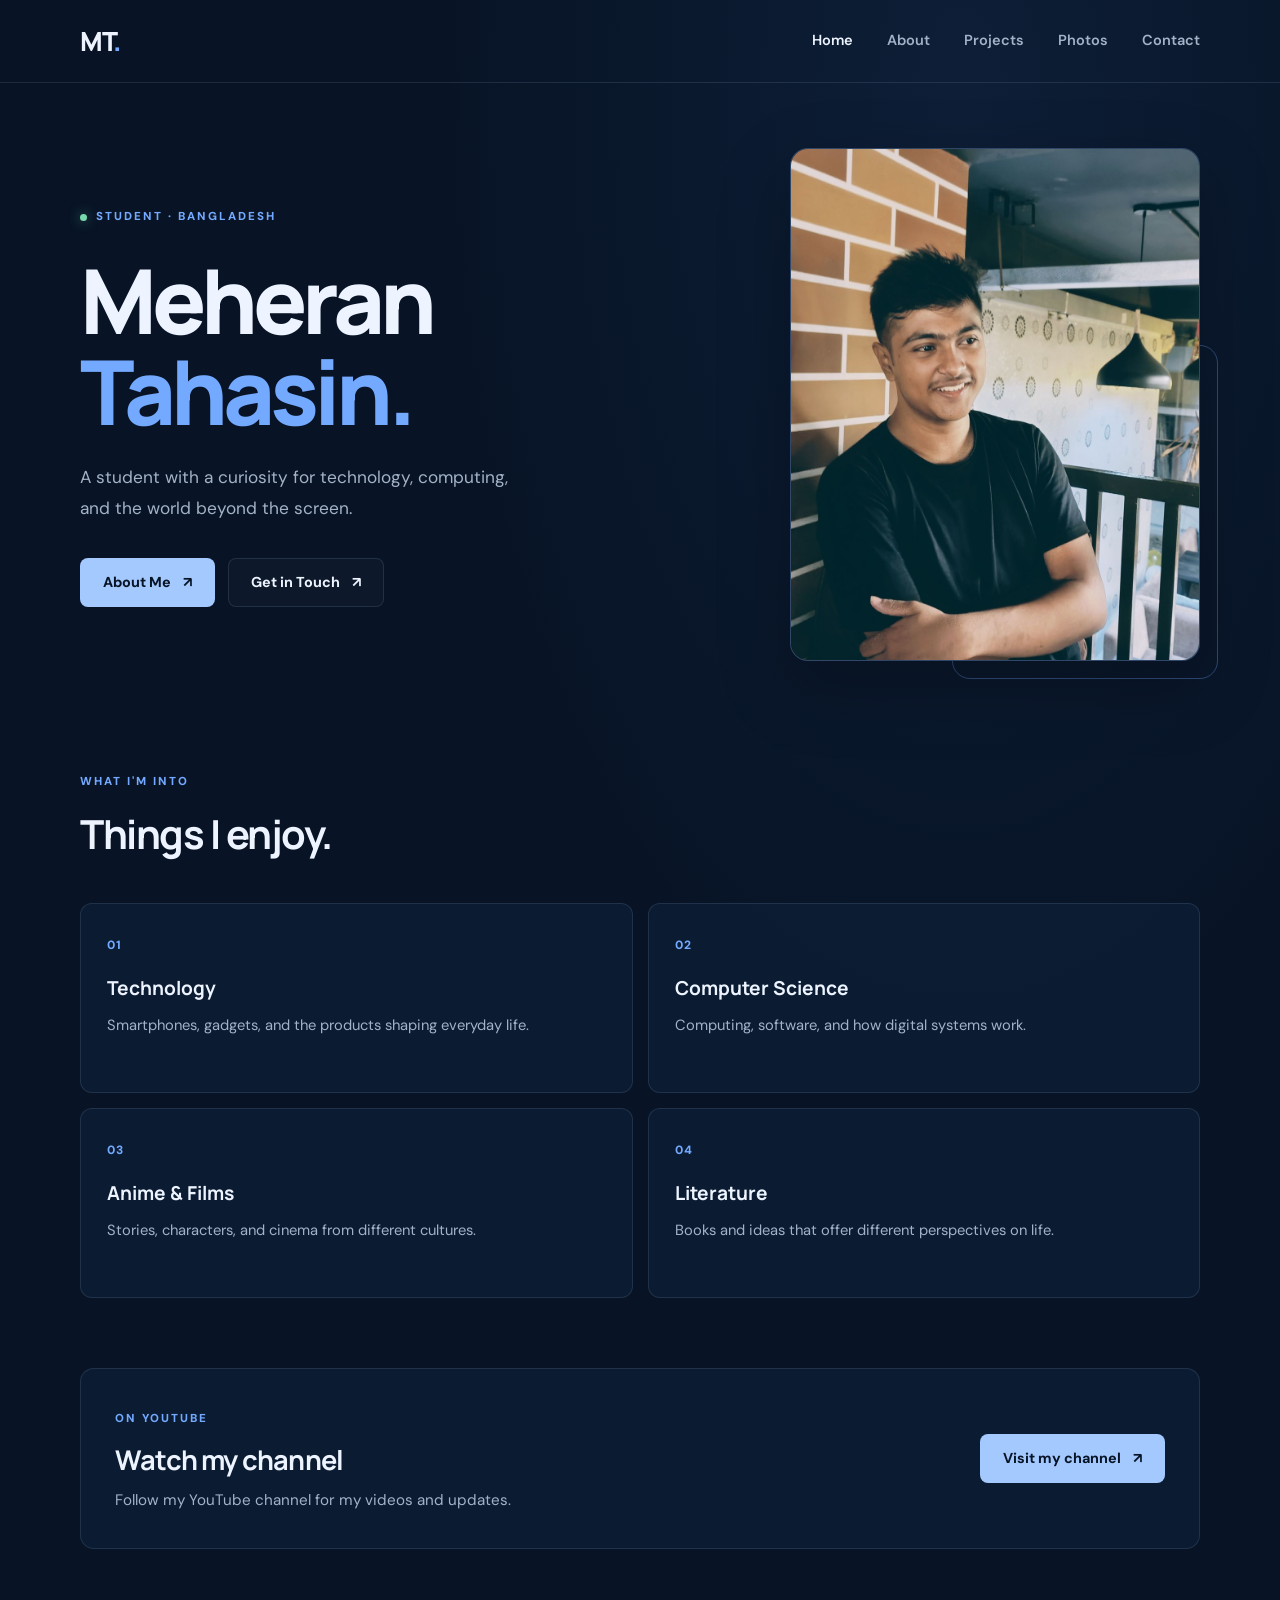
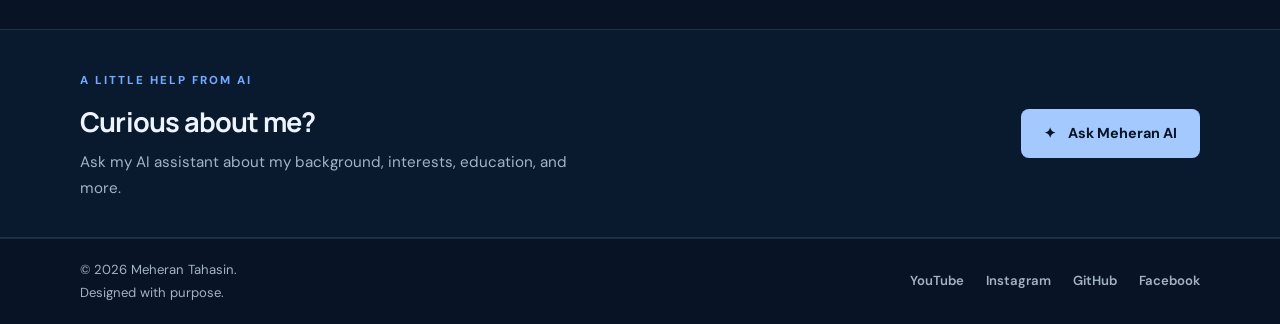
<file: index.html>
<!DOCTYPE html>
<html lang="en">
<head>
  <meta charset="UTF-8">
  <meta name="viewport" content="width=device-width, initial-scale=1.0">

  <title>Meheran Tahasin | Personal Website</title>
  <meta name="description" content="The personal website of Meheran Tahasin, a student from Bangladesh interested in technology and computer science.">
  <meta name="author" content="Meheran Tahasin">
  <meta name="theme-color" content="#081426">

  <link rel="canonical" href="https://meherantahasin-png.github.io/">
  <link rel="icon" href="profile.jpg" type="image/jpeg">
  <link rel="preconnect" href="https://fonts.googleapis.com">
  <link rel="preconnect" href="https://fonts.gstatic.com" crossorigin>
  <link rel="stylesheet" href="https://fonts.googleapis.com/css2?family=DM+Sans:wght@400;500;600;700;800&family=Manrope:wght@400;500;600;700;800&display=swap">
  <link rel="stylesheet" href="styles.css">

  <meta property="og:title" content="Meheran Tahasin | Personal Website">
  <meta property="og:description" content="The personal website of Meheran Tahasin, a student from Bangladesh interested in technology and computer science.">
  <meta property="og:image" content="https://meherantahasin-png.github.io/profile.jpg">
  <meta property="og:url" content="https://meherantahasin-png.github.io/">
  <meta property="og:type" content="website">
  <meta name="twitter:card" content="summary">
  <meta name="twitter:title" content="Meheran Tahasin | Personal Website">
  <meta name="twitter:description" content="The personal website of Meheran Tahasin, a student from Bangladesh interested in technology and computer science.">
  <meta name="twitter:image" content="https://meherantahasin-png.github.io/profile.jpg">
  <script type="application/ld+json">
  {
    "@context": "https://schema.org",
    "@type": "Person",
    "name": "Meheran Tahasin",
    "url": "https://meherantahasin-png.github.io/",
    "image": "https://meherantahasin-png.github.io/profile.jpg",
    "sameAs": [
      "https://www.instagram.com/meheran_tahasin/",
      "https://www.facebook.com/share/1RuGTZngkF/",
      "https://www.youtube.com/@meherantahasin4952",
      "https://github.com/meherantahasin-png"
    ]
  }
  </script>
</head>

<body>

  <a class="skip-link" href="#main">Skip to content</a>

  <header class="site-header">
    <nav class="navbar container" aria-label="Main navigation">
      <a class="brand" href="index.html">MT<span>.</span></a>

      <div class="nav-links">
        <a href="index.html" class="active" aria-current="page">Home</a>
        <a href="about.html">About</a>
        <a href="projects.html">Projects</a>
        <a href="photos.html">Photos</a>
        <a href="contact.html">Contact</a>
      </div>
    </nav>
  </header>

  <main id="main">
    <section class="hero container">
      <div class="hero-content">
        <span class="eyebrow">
          <span class="status-dot"></span>
          STUDENT · BANGLADESH
        </span>

        <h1>Meheran<br><span>Tahasin.</span></h1>

        <p class="hero-description">
          A student with a curiosity for technology, computing,
          and the world beyond the screen.
        </p>

        <div class="hero-actions">
          <a href="about.html" class="btn btn-primary">
            About Me <span aria-hidden="true">↗</span>
          </a>

          <a href="contact.html" class="btn btn-outline">
            Get in Touch <span aria-hidden="true">↗</span>
          </a>
        </div>
      </div>

      <div class="hero-image-wrap">
        <div class="hero-image-frame">
          <img
            src="profile.jpg"
            alt="Portrait of Meheran Tahasin"
            class="hero-image"
            width="1000" height="1328"
            fetchpriority="high"
          >
        </div>
        <span class="image-decoration"></span>
      </div>
    </section>

    <section class="home-section container">
      <div class="section-heading">
        <span class="eyebrow">WHAT I'M INTO</span>
        <h2>Things I enjoy.</h2>
      </div>

      <div class="interest-grid">
        <article class="interest-card">
          <span class="interest-number">01</span>
          <h3>Technology</h3>
          <p>Smartphones, gadgets, and the products shaping everyday life.</p>
        </article>

        <article class="interest-card">
          <span class="interest-number">02</span>
          <h3>Computer Science</h3>
          <p>Computing, software, and how digital systems work.</p>
        </article>

        <article class="interest-card">
          <span class="interest-number">03</span>
          <h3>Anime &amp; Films</h3>
          <p>Stories, characters, and cinema from different cultures.</p>
        </article>

        <article class="interest-card">
          <span class="interest-number">04</span>
          <h3>Literature</h3>
          <p>Books and ideas that offer different perspectives on life.</p>
        </article>
      </div>
    </section>

    <section class="youtube-section container">
      <div class="yt-card">
        <div>
          <span class="eyebrow">ON YOUTUBE</span>
          <h2>Watch my channel</h2>
          <p>Follow my YouTube channel for my videos and updates.</p>
        </div>
        <a class="btn btn-primary" href="https://www.youtube.com/@meherantahasin4952" target="_blank" rel="noopener noreferrer">
          Visit my channel <span aria-hidden="true">↗</span>
        </a>
      </div>
    </section>

    <section class="home-ai-section">
      <div class="container">
        <div class="ai-intro">
          <div>
            <span class="eyebrow">A LITTLE HELP FROM AI</span>
            <h2>Curious about me?</h2>
            <p>
              Ask my AI assistant about my background, interests,
              education, and more.
            </p>
          </div>

          <button class="btn btn-primary ai-open-button" data-chat-open>
            <span aria-hidden="true">✦</span>
            Ask Meheran AI
          </button>
        </div>
      </div>
    </section>
  </main>

  <footer class="site-footer">
    <div class="container footer-content">
      <div>
        <p>&copy; <span data-year></span> Meheran Tahasin.</p>
        <p>Designed with purpose.</p>
      </div>
      <nav class="footer-social" aria-label="Social links">
        <a href="https://www.youtube.com/@meherantahasin4952" target="_blank" rel="noopener noreferrer">YouTube</a>
        <a href="https://www.instagram.com/meheran_tahasin/" target="_blank" rel="noopener noreferrer">Instagram</a>
        <a href="https://github.com/meherantahasin-png" target="_blank" rel="noopener noreferrer">GitHub</a>
        <a href="https://www.facebook.com/share/1RuGTZngkF/" target="_blank" rel="noopener noreferrer">Facebook</a>
      </nav>
    </div>
  </footer>

  <script src="chatbot.js" defer></script>
</body>
</html>
</file>
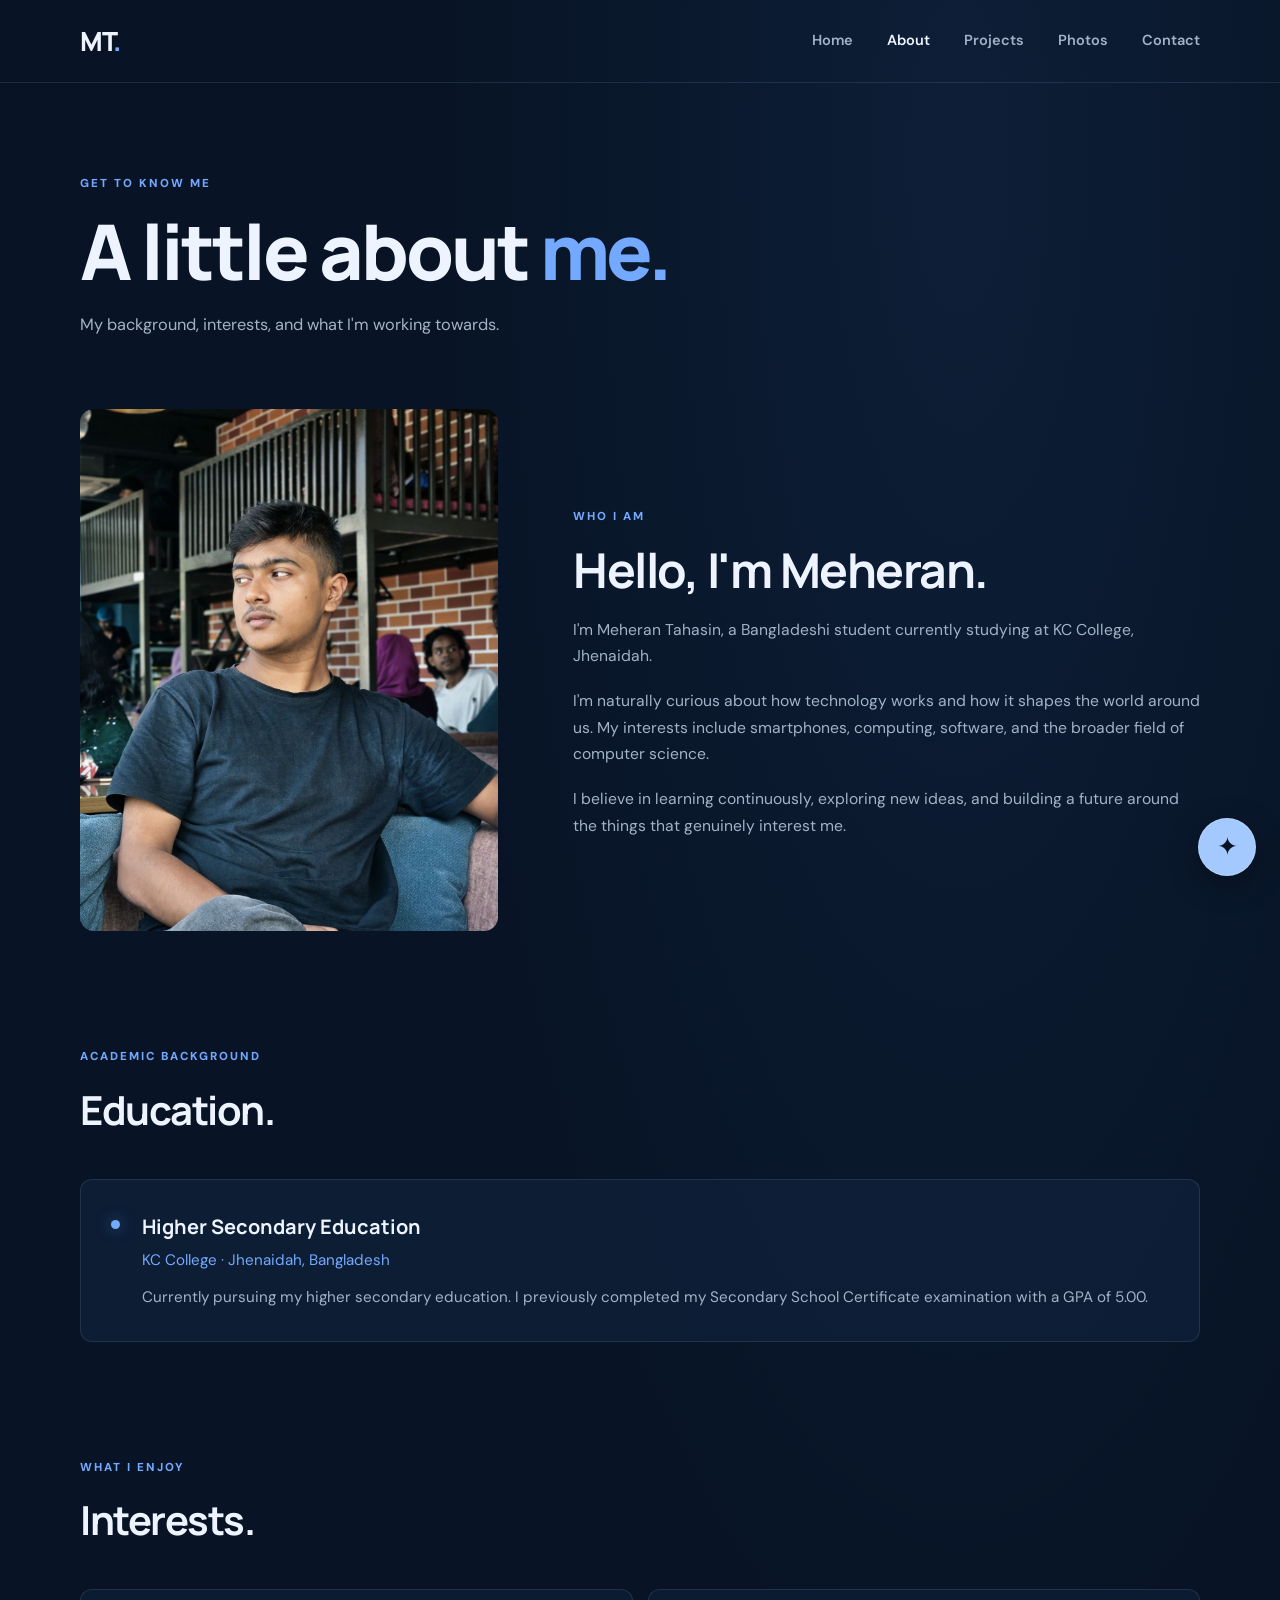
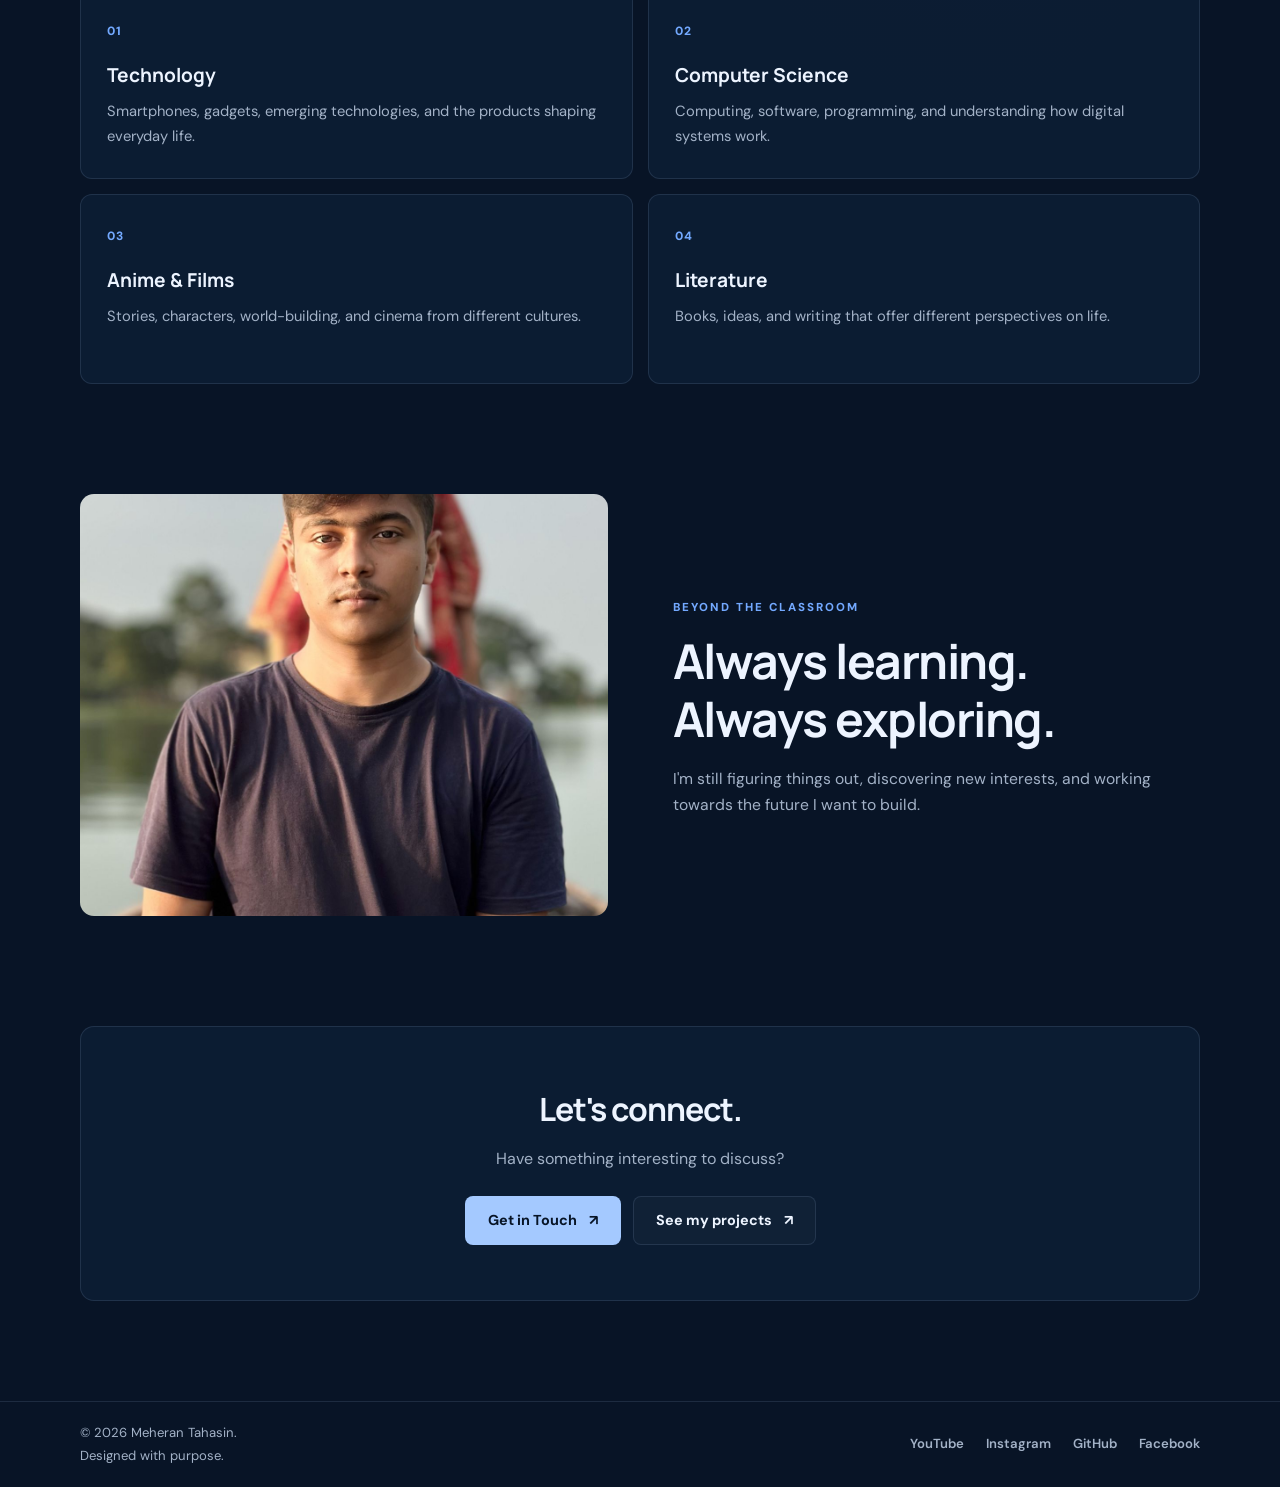
<file: about.html>
<!DOCTYPE html>
<html lang="en">
<head>
  <meta charset="UTF-8">
  <meta name="viewport" content="width=device-width, initial-scale=1.0">

  <title>About Me | Meheran Tahasin</title>
  <meta name="description" content="Learn more about Meheran Tahasin, a student from Jhenaidah, Bangladesh: his education, interests in technology and computer science, and ambitions.">
  <meta name="author" content="Meheran Tahasin">
  <meta name="theme-color" content="#081426">

  <link rel="canonical" href="https://meherantahasin-png.github.io/about.html">
  <link rel="icon" href="profile.jpg" type="image/jpeg">
  <link rel="preconnect" href="https://fonts.googleapis.com">
  <link rel="preconnect" href="https://fonts.gstatic.com" crossorigin>
  <link rel="stylesheet" href="https://fonts.googleapis.com/css2?family=DM+Sans:wght@400;500;600;700;800&family=Manrope:wght@400;500;600;700;800&display=swap">
  <link rel="stylesheet" href="styles.css">

  <meta property="og:title" content="About Me | Meheran Tahasin">
  <meta property="og:description" content="Learn more about Meheran Tahasin, a student from Jhenaidah, Bangladesh: his education, interests in technology and computer science, and ambitions.">
  <meta property="og:image" content="https://meherantahasin-png.github.io/profile.jpg">
  <meta property="og:url" content="https://meherantahasin-png.github.io/about.html">
  <meta property="og:type" content="website">
  <meta name="twitter:card" content="summary">
  <meta name="twitter:title" content="About Me | Meheran Tahasin">
  <meta name="twitter:description" content="Learn more about Meheran Tahasin, a student from Jhenaidah, Bangladesh: his education, interests in technology and computer science, and ambitions.">
  <meta name="twitter:image" content="https://meherantahasin-png.github.io/profile.jpg">
</head>

<body>

  <a class="skip-link" href="#main">Skip to content</a>

  <header class="site-header">
    <nav class="navbar container" aria-label="Main navigation">
      <a class="brand" href="index.html">MT<span>.</span></a>

      <div class="nav-links">
        <a href="index.html">Home</a>
        <a href="about.html" class="active" aria-current="page">About</a>
        <a href="projects.html">Projects</a>
        <a href="photos.html">Photos</a>
        <a href="contact.html">Contact</a>
      </div>
    </nav>
  </header>

  <main id="main" class="page-main container">

    <section class="page-heading">
      <span class="eyebrow">GET TO KNOW ME</span>
      <h1>A little about <span>me.</span></h1>
      <p>My background, interests, and what I'm working towards.</p>
    </section>

    <section class="about-intro">
      <div class="about-image-main">
        <img
          src="about-photo.jpg"
          alt="Photo of Meheran Tahasin"
          width="1200" height="1600"
          loading="lazy"
        >
      </div>

      <div class="about-text">
        <span class="eyebrow">WHO I AM</span>
        <h2>Hello, I'm Meheran.</h2>

        <p>
          I'm Meheran Tahasin, a Bangladeshi student currently
          studying at KC College, Jhenaidah.
        </p>

        <p>
          I'm naturally curious about how technology works and
          how it shapes the world around us. My interests include
          smartphones, computing, software, and the broader field
          of computer science.
        </p>

        <p>
          I believe in learning continuously, exploring new ideas,
          and building a future around the things that genuinely
          interest me.
        </p>
      </div>
    </section>

    <section class="content-section">
      <div class="section-heading">
        <span class="eyebrow">ACADEMIC BACKGROUND</span>
        <h2>Education.</h2>
      </div>

      <div class="info-card">
        <div class="info-card-marker"></div>
        <div>
          <h3>Higher Secondary Education</h3>
          <p class="info-subtitle">KC College · Jhenaidah, Bangladesh</p>
          <p>
            Currently pursuing my higher secondary education.
            I previously completed my Secondary School Certificate
            examination with a GPA of 5.00.
          </p>
        </div>
      </div>
    </section>

    <section class="content-section interests-section">
      <div class="section-heading">
        <span class="eyebrow">WHAT I ENJOY</span>
        <h2>Interests.</h2>
      </div>

      <div class="interest-grid">
        <article class="interest-card">
          <span class="interest-number">01</span>
          <h3>Technology</h3>
          <p>
            Smartphones, gadgets, emerging technologies,
            and the products shaping everyday life.
          </p>
        </article>

        <article class="interest-card">
          <span class="interest-number">02</span>
          <h3>Computer Science</h3>
          <p>
            Computing, software, programming, and understanding
            how digital systems work.
          </p>
        </article>

        <article class="interest-card">
          <span class="interest-number">03</span>
          <h3>Anime & Films</h3>
          <p>
            Stories, characters, world-building, and cinema
            from different cultures.
          </p>
        </article>

        <article class="interest-card">
          <span class="interest-number">04</span>
          <h3>Literature</h3>
          <p>
            Books, ideas, and writing that offer different
            perspectives on life.
          </p>
        </article>
      </div>
    </section>

    <section class="portrait-section">
      <div class="portrait-image">
        <img
          src="portrait.jpg"
          alt="Another photo of Meheran Tahasin"
          width="1200" height="1553"
          loading="lazy"
        >
      </div>

      <div class="portrait-caption">
        <span class="eyebrow">BEYOND THE CLASSROOM</span>
        <h2>Always learning.<br>Always exploring.</h2>
        <p>
          I'm still figuring things out, discovering new interests,
          and working towards the future I want to build.
        </p>
      </div>
    </section>

    <section class="closing-section">
      <h2>Let's connect.</h2>
      <p>Have something interesting to discuss?</p>
      <div class="closing-actions">
        <a href="contact.html" class="btn btn-primary">
          Get in Touch <span aria-hidden="true">↗</span>
        </a>
        <a href="projects.html" class="btn btn-outline">
          See my projects <span aria-hidden="true">↗</span>
        </a>
      </div>
    </section>

  </main>

  <footer class="site-footer">
    <div class="container footer-content">
      <div>
        <p>&copy; <span data-year></span> Meheran Tahasin.</p>
        <p>Designed with purpose.</p>
      </div>
      <nav class="footer-social" aria-label="Social links">
        <a href="https://www.youtube.com/@meherantahasin4952" target="_blank" rel="noopener noreferrer">YouTube</a>
        <a href="https://www.instagram.com/meheran_tahasin/" target="_blank" rel="noopener noreferrer">Instagram</a>
        <a href="https://github.com/meherantahasin-png" target="_blank" rel="noopener noreferrer">GitHub</a>
        <a href="https://www.facebook.com/share/1RuGTZngkF/" target="_blank" rel="noopener noreferrer">Facebook</a>
      </nav>
    </div>
  </footer>

  <script src="chatbot.js" defer></script>
</body>
</html>
</file>
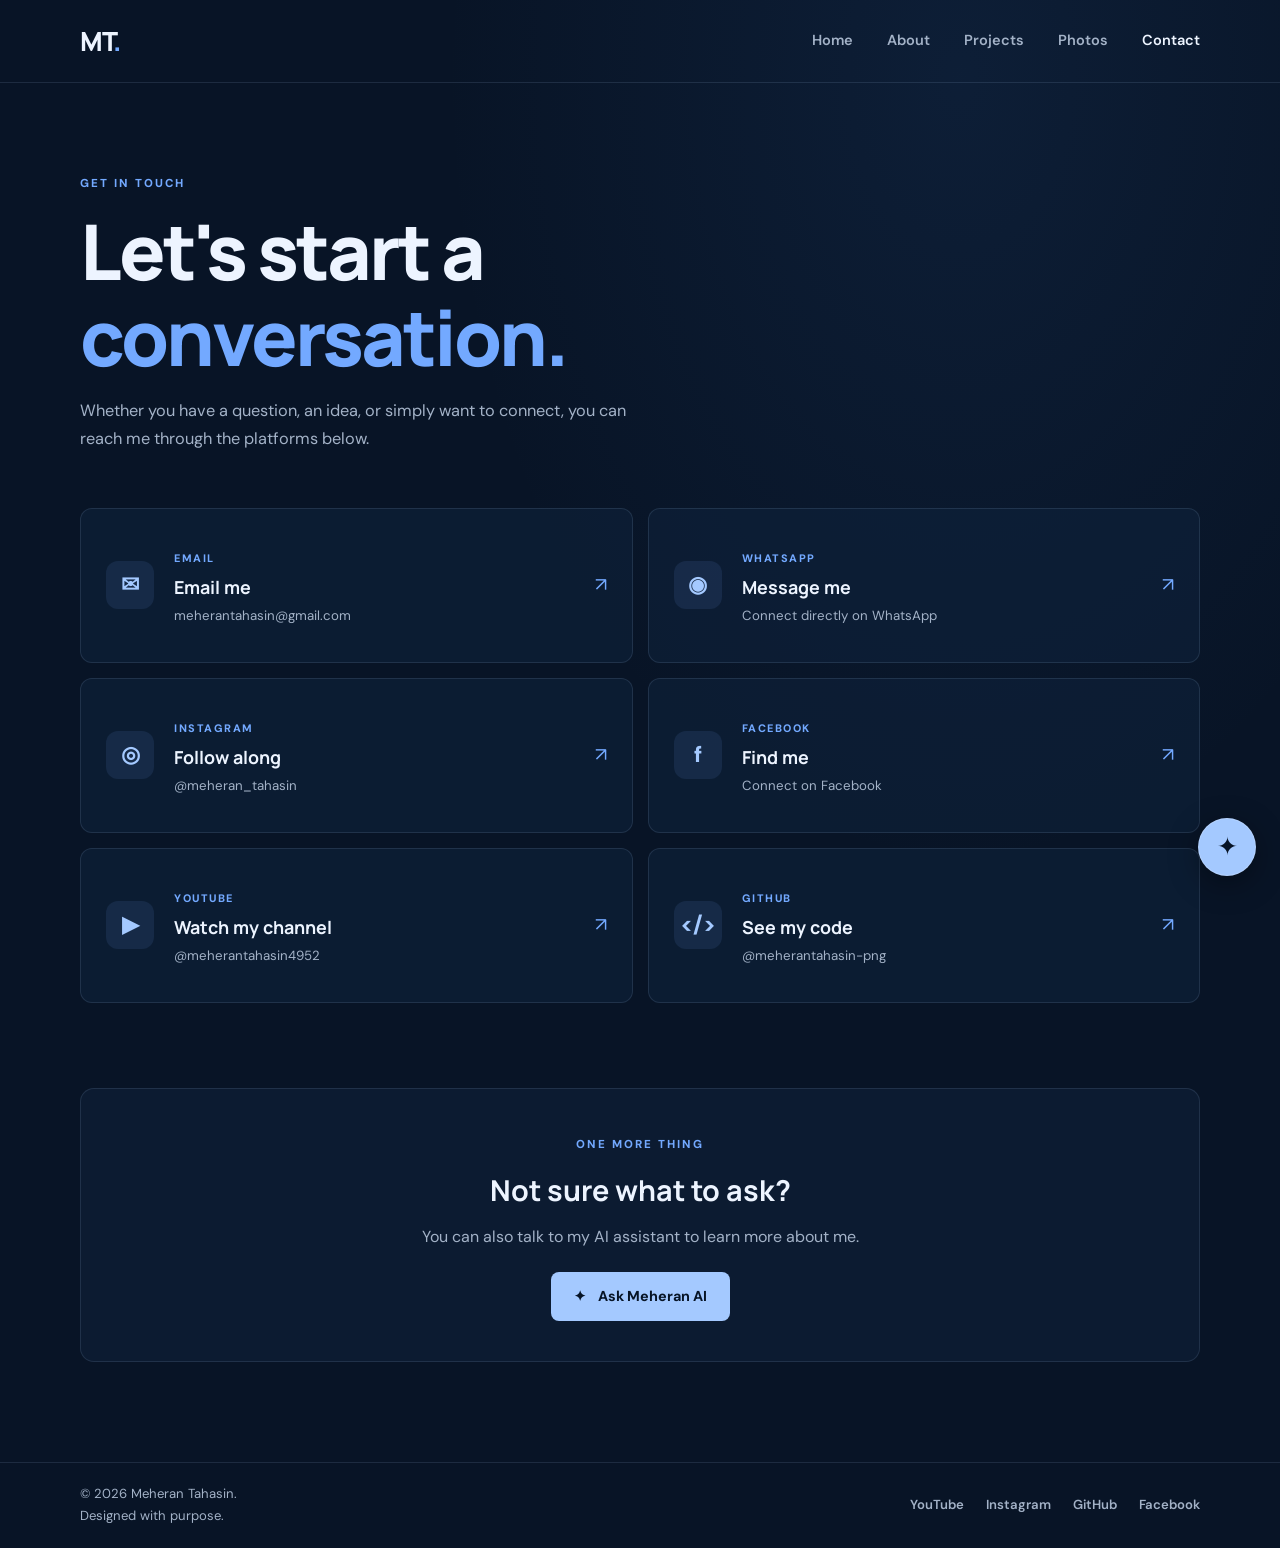
<file: contact.html>
<!DOCTYPE html>
<html lang="en">
<head>
  <meta charset="UTF-8">
  <meta name="viewport" content="width=device-width, initial-scale=1.0">

  <title>Contact | Meheran Tahasin</title>
  <meta name="description" content="Contact Meheran Tahasin through email, WhatsApp, Instagram, YouTube, GitHub, or Facebook.">
  <meta name="author" content="Meheran Tahasin">
  <meta name="theme-color" content="#081426">

  <link rel="canonical" href="https://meherantahasin-png.github.io/contact.html">
  <link rel="icon" href="profile.jpg" type="image/jpeg">
  <link rel="preconnect" href="https://fonts.googleapis.com">
  <link rel="preconnect" href="https://fonts.gstatic.com" crossorigin>
  <link rel="stylesheet" href="https://fonts.googleapis.com/css2?family=DM+Sans:wght@400;500;600;700;800&family=Manrope:wght@400;500;600;700;800&display=swap">
  <link rel="stylesheet" href="styles.css">

  <meta property="og:title" content="Contact | Meheran Tahasin">
  <meta property="og:description" content="Contact Meheran Tahasin through email, WhatsApp, Instagram, YouTube, GitHub, or Facebook.">
  <meta property="og:image" content="https://meherantahasin-png.github.io/profile.jpg">
  <meta property="og:url" content="https://meherantahasin-png.github.io/contact.html">
  <meta property="og:type" content="website">
  <meta name="twitter:card" content="summary">
  <meta name="twitter:title" content="Contact | Meheran Tahasin">
  <meta name="twitter:description" content="Contact Meheran Tahasin through email, WhatsApp, Instagram, YouTube, GitHub, or Facebook.">
  <meta name="twitter:image" content="https://meherantahasin-png.github.io/profile.jpg">
</head>

<body>

  <a class="skip-link" href="#main">Skip to content</a>

  <header class="site-header">
    <nav class="navbar container" aria-label="Main navigation">
      <a class="brand" href="index.html">MT<span>.</span></a>

      <div class="nav-links">
        <a href="index.html">Home</a>
        <a href="about.html">About</a>
        <a href="projects.html">Projects</a>
        <a href="photos.html">Photos</a>
        <a href="contact.html" class="active" aria-current="page">Contact</a>
      </div>
    </nav>
  </header>

  <main id="main" class="page-main container">

    <section class="contact-heading">
      <span class="eyebrow">GET IN TOUCH</span>
      <h1>Let's start a <span>conversation.</span></h1>
      <p>
        Whether you have a question, an idea, or simply want to connect,
        you can reach me through the platforms below.
      </p>
    </section>

    <section class="contact-grid">

      <a class="contact-card" href="#" data-email-u="meherantahasin" data-email-d="gmail.com">
        <span class="contact-icon" aria-hidden="true">✉</span>
        <div>
          <span class="contact-label">EMAIL</span>
          <h2>Email me</h2>
          <p data-email-text>Tap to send me an email</p>
        </div>
        <span class="contact-arrow" aria-hidden="true">↗</span>
      </a>

      <a class="contact-card" href="https://wa.me/8801410629070" target="_blank" rel="noopener noreferrer">
        <span class="contact-icon" aria-hidden="true">◉</span>
        <div>
          <span class="contact-label">WHATSAPP</span>
          <h2>Message me</h2>
          <p>Connect directly on WhatsApp</p>
        </div>
        <span class="contact-arrow" aria-hidden="true">↗</span>
      </a>

      <a class="contact-card" href="https://www.instagram.com/meheran_tahasin/" target="_blank" rel="noopener noreferrer">
        <span class="contact-icon" aria-hidden="true">◎</span>
        <div>
          <span class="contact-label">INSTAGRAM</span>
          <h2>Follow along</h2>
          <p>@meheran_tahasin</p>
        </div>
        <span class="contact-arrow" aria-hidden="true">↗</span>
      </a>

      <a class="contact-card" href="https://www.facebook.com/share/1RuGTZngkF/" target="_blank" rel="noopener noreferrer">
        <span class="contact-icon" aria-hidden="true">f</span>
        <div>
          <span class="contact-label">FACEBOOK</span>
          <h2>Find me</h2>
          <p>Connect on Facebook</p>
        </div>
        <span class="contact-arrow" aria-hidden="true">↗</span>
      </a>

      <a class="contact-card" href="https://www.youtube.com/@meherantahasin4952" target="_blank" rel="noopener noreferrer">
        <span class="contact-icon" aria-hidden="true">▶</span>
        <div>
          <span class="contact-label">YOUTUBE</span>
          <h2>Watch my channel</h2>
          <p>@meherantahasin4952</p>
        </div>
        <span class="contact-arrow" aria-hidden="true">↗</span>
      </a>

      <a class="contact-card" href="https://github.com/meherantahasin-png" target="_blank" rel="noopener noreferrer">
        <span class="contact-icon" aria-hidden="true">&lt;/&gt;</span>
        <div>
          <span class="contact-label">GITHUB</span>
          <h2>See my code</h2>
          <p>@meherantahasin-png</p>
        </div>
        <span class="contact-arrow" aria-hidden="true">↗</span>
      </a>

    </section>

    <section class="contact-note">
      <span class="eyebrow">ONE MORE THING</span>
      <h2>Not sure what to ask?</h2>
      <p>
        You can also talk to my AI assistant to learn more about me.
      </p>
      <button class="btn btn-primary" data-chat-open>
        <span aria-hidden="true">✦</span>
        Ask Meheran AI
      </button>
    </section>

  </main>

  <footer class="site-footer">
    <div class="container footer-content">
      <div>
        <p>&copy; <span data-year></span> Meheran Tahasin.</p>
        <p>Designed with purpose.</p>
      </div>
      <nav class="footer-social" aria-label="Social links">
        <a href="https://www.youtube.com/@meherantahasin4952" target="_blank" rel="noopener noreferrer">YouTube</a>
        <a href="https://www.instagram.com/meheran_tahasin/" target="_blank" rel="noopener noreferrer">Instagram</a>
        <a href="https://github.com/meherantahasin-png" target="_blank" rel="noopener noreferrer">GitHub</a>
        <a href="https://www.facebook.com/share/1RuGTZngkF/" target="_blank" rel="noopener noreferrer">Facebook</a>
      </nav>
    </div>
  </footer>

  <script src="chatbot.js" defer></script>
</body>
</html>
</file>
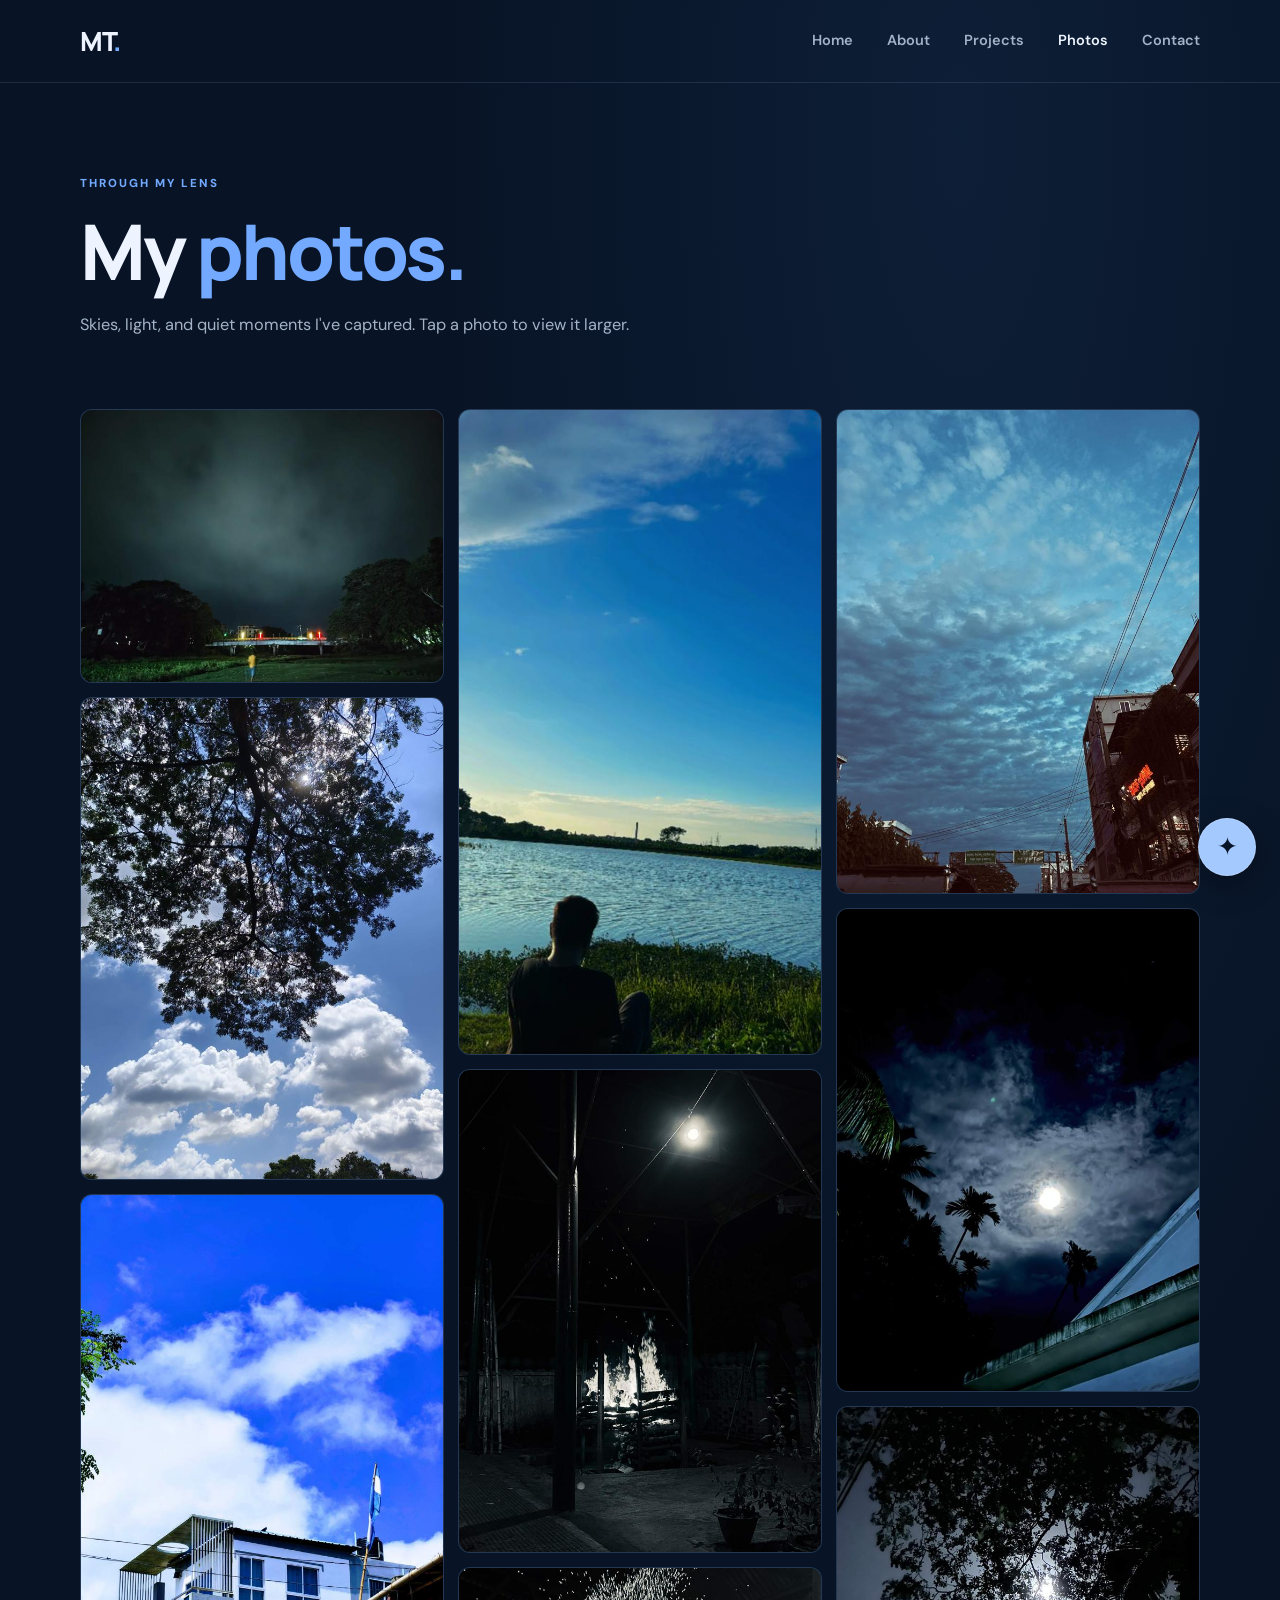
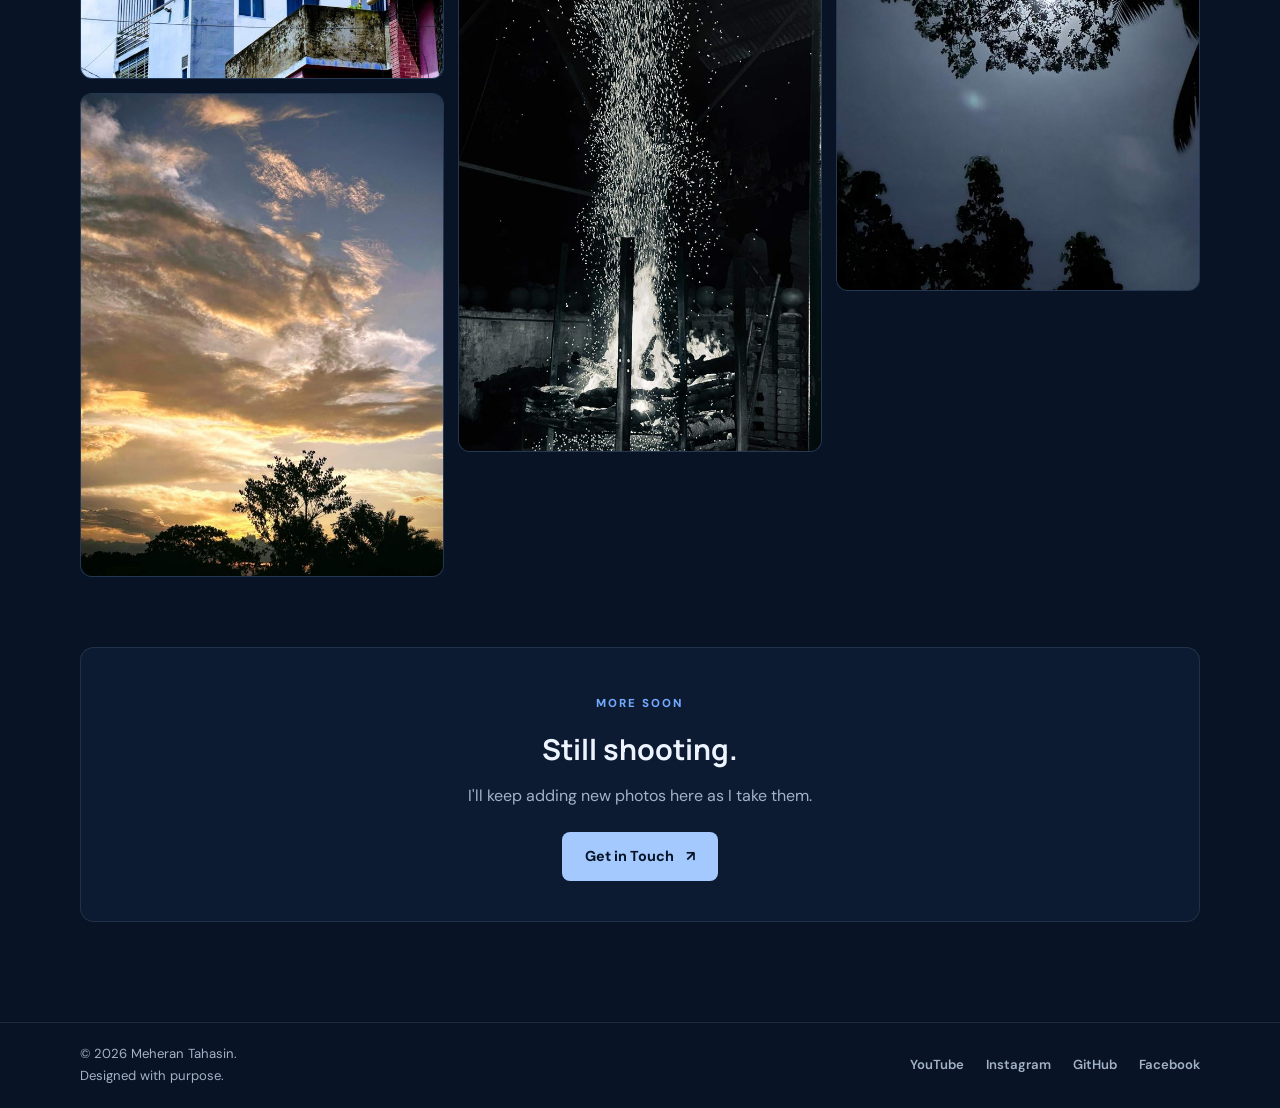
<file: photos.html>
<!DOCTYPE html>
<html lang="en">
<head>
  <meta charset="UTF-8">
  <meta name="viewport" content="width=device-width, initial-scale=1.0">

  <title>Photos | Meheran Tahasin</title>
  <meta name="description" content="Photos taken by Meheran Tahasin: skies, clouds, moonlight, and quiet moments from Jhenaidah, Bangladesh.">
  <meta name="author" content="Meheran Tahasin">
  <meta name="theme-color" content="#081426">

  <link rel="canonical" href="https://meherantahasin-png.github.io/photos.html">
  <link rel="icon" href="profile.jpg" type="image/jpeg">
  <link rel="preconnect" href="https://fonts.googleapis.com">
  <link rel="preconnect" href="https://fonts.gstatic.com" crossorigin>
  <link rel="stylesheet" href="https://fonts.googleapis.com/css2?family=DM+Sans:wght@400;500;600;700;800&family=Manrope:wght@400;500;600;700;800&display=swap">
  <link rel="stylesheet" href="styles.css">

  <meta property="og:title" content="Photos | Meheran Tahasin">
  <meta property="og:description" content="Photos taken by Meheran Tahasin: skies, clouds, moonlight, and quiet moments.">
  <meta property="og:image" content="https://meherantahasin-png.github.io/profile.jpg">
  <meta property="og:url" content="https://meherantahasin-png.github.io/photos.html">
  <meta property="og:type" content="website">
  <meta name="twitter:card" content="summary">
  <meta name="twitter:title" content="Photos | Meheran Tahasin">
  <meta name="twitter:description" content="Photos taken by Meheran Tahasin: skies, clouds, moonlight, and quiet moments.">
  <meta name="twitter:image" content="https://meherantahasin-png.github.io/profile.jpg">
</head>

<body>

  <a class="skip-link" href="#main">Skip to content</a>

  <header class="site-header">
    <nav class="navbar container" aria-label="Main navigation">
      <a class="brand" href="index.html">MT<span>.</span></a>

      <div class="nav-links">
        <a href="index.html">Home</a>
        <a href="about.html">About</a>
        <a href="projects.html">Projects</a>
        <a href="photos.html" class="active" aria-current="page">Photos</a>
        <a href="contact.html">Contact</a>
      </div>
    </nav>
  </header>

  <main id="main" class="page-main container">

    <section class="page-heading">
      <span class="eyebrow">THROUGH MY LENS</span>
      <h1>My <span>photos.</span></h1>
      <p>Skies, light, and quiet moments I've captured. Tap a photo to view it larger.</p>
    </section>

    <ul class="photo-grid">
      <li>
        <button class="photo-item" type="button" data-full="photo-01.jpg" aria-label="Open photo: Night by the bridge">
          <img src="photo-01-thumb.jpg" alt="A bridge glowing with red and yellow lights at night under a dark, cloudy sky, with a person in a yellow shirt in the foreground" width="700" height="527" loading="lazy">
          <span class="photo-caption">Night by the bridge</span>
        </button>
      </li>
      <li>
        <button class="photo-item" type="button" data-full="photo-02.jpg" aria-label="Open photo: Sunlit canopy">
          <img src="photo-02-thumb.jpg" alt="Tree branches silhouetted against a bright blue sky with the sun shining through" width="678" height="900" loading="lazy">
          <span class="photo-caption">Sunlit canopy</span>
        </button>
      </li>
      <li>
        <button class="photo-item" type="button" data-full="photo-03.jpg" aria-label="Open photo: Blue sky and clouds">
          <img src="photo-03-thumb.jpg" alt="White clouds over a rooftop and a flag under a deep blue sky" width="675" height="900" loading="lazy">
          <span class="photo-caption">Blue sky and clouds</span>
        </button>
      </li>
      <li>
        <button class="photo-item" type="button" data-full="photo-04.jpg" aria-label="Open photo: Golden hour">
          <img src="photo-04-thumb.jpg" alt="Golden clouds at sunset above the silhouette of trees" width="675" height="900" loading="lazy">
          <span class="photo-caption">Golden hour</span>
        </button>
      </li>
      <li>
        <button class="photo-item" type="button" data-full="photo-05.jpg" aria-label="Open photo: By the water">
          <img src="photo-05-thumb.jpg" alt="A person sitting on the grass by a lake under a clear blue sky" width="506" height="900" loading="lazy">
          <span class="photo-caption">By the water</span>
        </button>
      </li>
      <li>
        <button class="photo-item" type="button" data-full="photo-06.jpg" aria-label="Open photo: Fire at night">
          <img src="photo-06-thumb.jpg" alt="Black and white photo of a fire burning under a lamp in a covered yard at night" width="675" height="900" loading="lazy">
          <span class="photo-caption">Fire at night</span>
        </button>
      </li>
      <li>
        <button class="photo-item" type="button" data-full="photo-07.jpg" aria-label="Open photo: Rising sparks">
          <img src="photo-07-thumb.jpg" alt="Black and white photo of sparks rising from a fire into the dark" width="675" height="900" loading="lazy">
          <span class="photo-caption">Rising sparks</span>
        </button>
      </li>
      <li>
        <button class="photo-item" type="button" data-full="photo-08.jpg" aria-label="Open photo: Evening clouds">
          <img src="photo-08-thumb.jpg" alt="Rippled evening clouds over a street with power lines and buildings" width="675" height="900" loading="lazy">
          <span class="photo-caption">Evening clouds</span>
        </button>
      </li>
      <li>
        <button class="photo-item" type="button" data-full="photo-09.jpg" aria-label="Open photo: Moonlit palms">
          <img src="photo-09-thumb.jpg" alt="The moon glowing through clouds behind silhouetted palm trees" width="675" height="900" loading="lazy">
          <span class="photo-caption">Moonlit palms</span>
        </button>
      </li>
      <li>
        <button class="photo-item" type="button" data-full="photo-10.jpg" aria-label="Open photo: Moon through the leaves">
          <img src="photo-10-thumb.jpg" alt="The moon shining through the branches of a tree at night" width="675" height="900" loading="lazy">
          <span class="photo-caption">Moon through the leaves</span>
        </button>
      </li>
    </ul>

    <section class="contact-note">
      <span class="eyebrow">MORE SOON</span>
      <h2>Still shooting.</h2>
      <p>I'll keep adding new photos here as I take them.</p>
      <a class="btn btn-primary" href="contact.html">
        Get in Touch <span aria-hidden="true">&#8599;</span>
      </a>
    </section>

  </main>

  <footer class="site-footer">
    <div class="container footer-content">
      <div>
        <p>&copy; <span data-year></span> Meheran Tahasin.</p>
        <p>Designed with purpose.</p>
      </div>
      <nav class="footer-social" aria-label="Social links">
        <a href="https://www.youtube.com/@meherantahasin4952" target="_blank" rel="noopener noreferrer">YouTube</a>
        <a href="https://www.instagram.com/meheran_tahasin/" target="_blank" rel="noopener noreferrer">Instagram</a>
        <a href="https://github.com/meherantahasin-png" target="_blank" rel="noopener noreferrer">GitHub</a>
        <a href="https://www.facebook.com/share/1RuGTZngkF/" target="_blank" rel="noopener noreferrer">Facebook</a>
      </nav>
    </div>
  </footer>

  <script src="chatbot.js" defer></script>
  <script src="photos.js" defer></script>
</body>
</html>
</file>
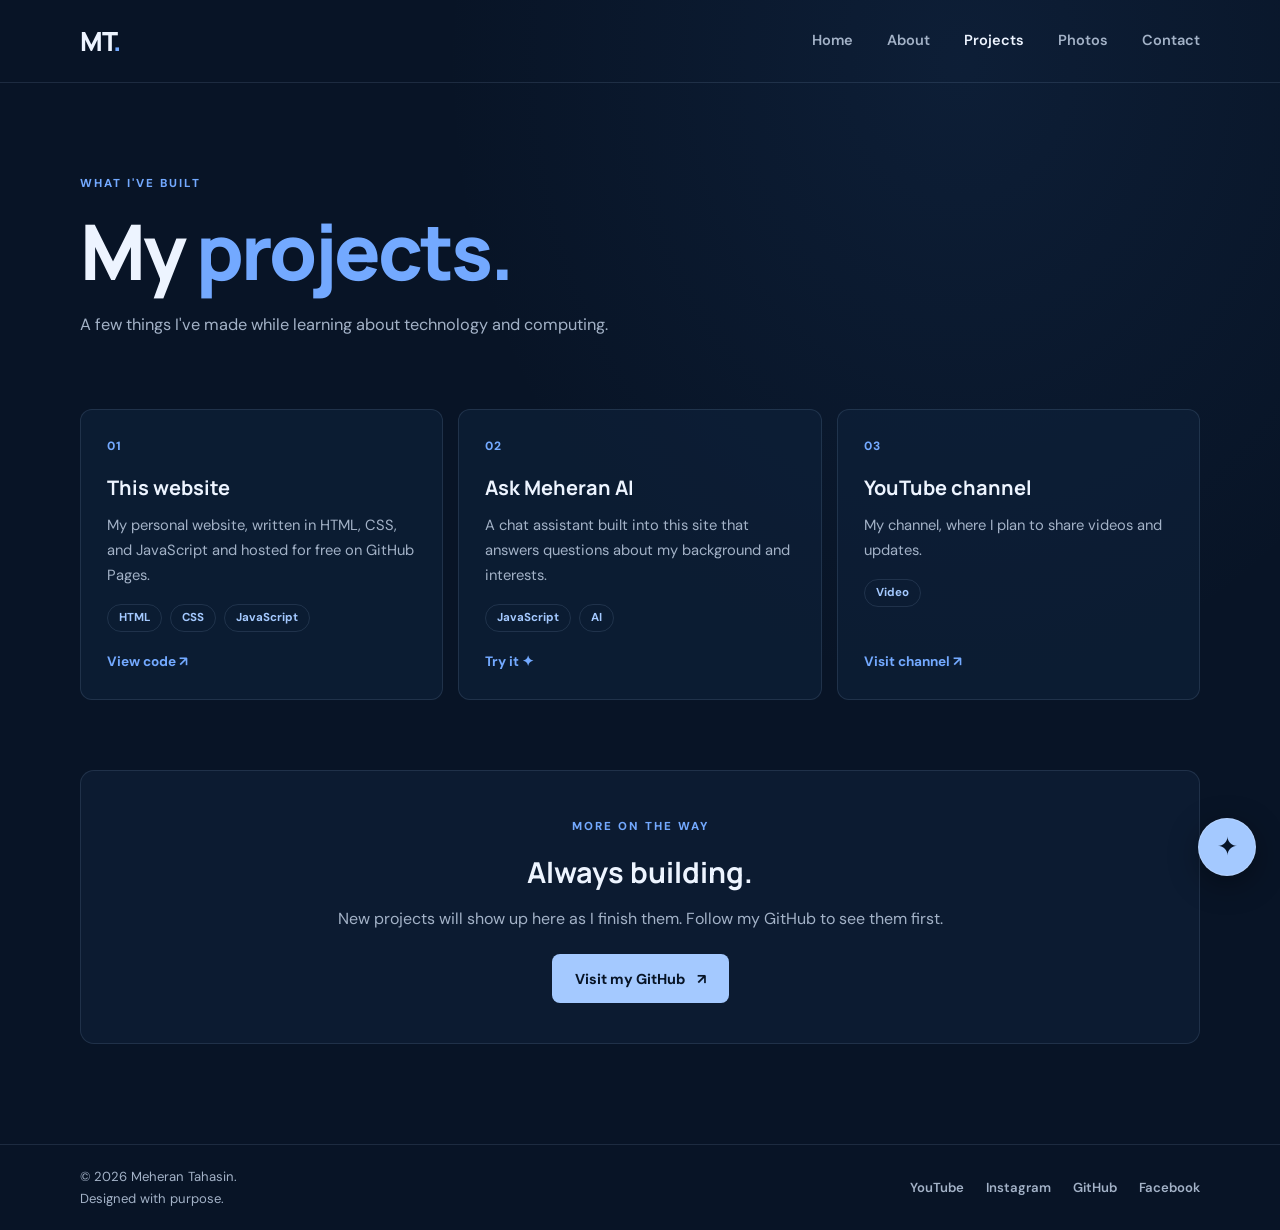
<file: projects.html>
<!DOCTYPE html>
<html lang="en">
<head>
  <meta charset="UTF-8">
  <meta name="viewport" content="width=device-width, initial-scale=1.0">

  <title>Projects | Meheran Tahasin</title>
  <meta name="description" content="Projects by Meheran Tahasin: this personal website, the Ask Meheran AI assistant, and a YouTube channel.">
  <meta name="author" content="Meheran Tahasin">
  <meta name="theme-color" content="#081426">

  <link rel="canonical" href="https://meherantahasin-png.github.io/projects.html">
  <link rel="icon" href="profile.jpg" type="image/jpeg">
  <link rel="preconnect" href="https://fonts.googleapis.com">
  <link rel="preconnect" href="https://fonts.gstatic.com" crossorigin>
  <link rel="stylesheet" href="https://fonts.googleapis.com/css2?family=DM+Sans:wght@400;500;600;700;800&family=Manrope:wght@400;500;600;700;800&display=swap">
  <link rel="stylesheet" href="styles.css">

  <meta property="og:title" content="Projects | Meheran Tahasin">
  <meta property="og:description" content="Projects by Meheran Tahasin: this personal website, the Ask Meheran AI assistant, and a YouTube channel.">
  <meta property="og:image" content="https://meherantahasin-png.github.io/profile.jpg">
  <meta property="og:url" content="https://meherantahasin-png.github.io/projects.html">
  <meta property="og:type" content="website">
  <meta name="twitter:card" content="summary">
  <meta name="twitter:title" content="Projects | Meheran Tahasin">
  <meta name="twitter:description" content="Projects by Meheran Tahasin: this personal website, the Ask Meheran AI assistant, and a YouTube channel.">
  <meta name="twitter:image" content="https://meherantahasin-png.github.io/profile.jpg">
</head>

<body>

  <a class="skip-link" href="#main">Skip to content</a>

  <header class="site-header">
    <nav class="navbar container" aria-label="Main navigation">
      <a class="brand" href="index.html">MT<span>.</span></a>

      <div class="nav-links">
        <a href="index.html">Home</a>
        <a href="about.html">About</a>
        <a href="projects.html" class="active" aria-current="page">Projects</a>
        <a href="photos.html">Photos</a>
        <a href="contact.html">Contact</a>
      </div>
    </nav>
  </header>

  <main id="main" class="page-main container">

    <section class="page-heading">
      <span class="eyebrow">WHAT I'VE BUILT</span>
      <h1>My <span>projects.</span></h1>
      <p>A few things I've made while learning about technology and computing.</p>
    </section>

    <section class="project-grid">
      <a class="project-card" href="https://github.com/meherantahasin-png/meherantahasin-png.github.io" target="_blank" rel="noopener noreferrer">
        <span class="interest-number">01</span>
        <h2>This website</h2>
        <p>My personal website, written in HTML, CSS, and JavaScript and hosted for free on GitHub Pages.</p>
        <div class="project-tags"><span>HTML</span><span>CSS</span><span>JavaScript</span></div>
        <span class="project-link">View code ↗</span>
      </a>

      <button class="project-card" type="button" data-chat-open>
        <span class="interest-number">02</span>
        <h2>Ask Meheran AI</h2>
        <p>A chat assistant built into this site that answers questions about my background and interests.</p>
        <div class="project-tags"><span>JavaScript</span><span>AI</span></div>
        <span class="project-link">Try it ✦</span>
      </button>

      <a class="project-card" href="https://www.youtube.com/@meherantahasin4952" target="_blank" rel="noopener noreferrer">
        <span class="interest-number">03</span>
        <h2>YouTube channel</h2>
        <p>My channel, where I plan to share videos and updates.</p>
        <div class="project-tags"><span>Video</span></div>
        <span class="project-link">Visit channel ↗</span>
      </a>
    </section>

    <section class="contact-note">
      <span class="eyebrow">MORE ON THE WAY</span>
      <h2>Always building.</h2>
      <p>New projects will show up here as I finish them. Follow my GitHub to see them first.</p>
      <a class="btn btn-primary" href="https://github.com/meherantahasin-png" target="_blank" rel="noopener noreferrer">
        Visit my GitHub <span aria-hidden="true">↗</span>
      </a>
    </section>

  </main>

  <footer class="site-footer">
    <div class="container footer-content">
      <div>
        <p>&copy; <span data-year></span> Meheran Tahasin.</p>
        <p>Designed with purpose.</p>
      </div>
      <nav class="footer-social" aria-label="Social links">
        <a href="https://www.youtube.com/@meherantahasin4952" target="_blank" rel="noopener noreferrer">YouTube</a>
        <a href="https://www.instagram.com/meheran_tahasin/" target="_blank" rel="noopener noreferrer">Instagram</a>
        <a href="https://github.com/meherantahasin-png" target="_blank" rel="noopener noreferrer">GitHub</a>
        <a href="https://www.facebook.com/share/1RuGTZngkF/" target="_blank" rel="noopener noreferrer">Facebook</a>
      </nav>
    </div>
  </footer>

  <script src="chatbot.js" defer></script>
</body>
</html>
</file>
<file: styles.css>
:root {
  --bg: #081426;
  --bg-light: #0d1d33;
  --surface: #10233c;
  --surface-light: #142a46;
  --text: #edf4ff;
  --muted: #a3b2c7;
  --accent: #73a9ff;
  --accent-bright: #a4c9ff;
  --border: rgba(173, 200, 235, 0.13);
  --max-width: 1120px;
}

* {
  box-sizing: border-box;
  margin: 0;
  padding: 0;
}

html {
  scroll-behavior: smooth;
}

body {
  min-height: 100vh;
  background:
    radial-gradient(ellipse at 75% 5%, rgba(50, 104, 174, 0.12), transparent 38%),
    var(--bg);
  color: var(--text);
  font-family: 'DM Sans', sans-serif;
  line-height: 1.7;
  -webkit-font-smoothing: antialiased;
}

a {
  color: inherit;
  text-decoration: none;
}

button {
  font: inherit;
}

img {
  display: block;
  max-width: 100%;
}

.container {
  width: min(var(--max-width), calc(100% - 48px));
  margin-inline: auto;
}

/* Navigation */

.site-header {
  position: relative;
  z-index: 5;
  border-bottom: 1px solid var(--border);
}

.navbar {
  min-height: 82px;
  display: flex;
  align-items: center;
  justify-content: space-between;
}

.brand {
  font-family: 'Manrope', sans-serif;
  font-size: 1.65rem;
  font-weight: 800;
  letter-spacing: -1.5px;
}

.brand span {
  color: var(--accent);
}

.nav-links {
  display: flex;
  align-items: center;
  gap: 34px;
}

.nav-links a {
  color: var(--muted);
  font-size: 0.91rem;
  font-weight: 600;
  transition: color 0.2s ease;
}

.nav-links a:hover,
.nav-links a.active {
  color: var(--text);
}

/* General elements */

.eyebrow {
  display: inline-flex;
  align-items: center;
  gap: 9px;
  color: var(--accent);
  font-size: 0.72rem;
  font-weight: 800;
  letter-spacing: 2px;
}

.status-dot {
  width: 7px;
  height: 7px;
  background: #77d9ad;
  border-radius: 50%;
  box-shadow: 0 0 12px rgba(119, 217, 173, 0.5);
}

.btn {
  min-height: 49px;
  display: inline-flex;
  align-items: center;
  justify-content: center;
  gap: 12px;
  padding: 0 22px;
  border: 1px solid transparent;
  border-radius: 8px;
  font-size: 0.9rem;
  font-weight: 700;
  cursor: pointer;
  transition: transform 0.2s ease, background 0.2s ease, border-color 0.2s ease;
}

.btn:hover {
  transform: translateY(-2px);
}

.btn-primary {
  color: #071426;
  background: var(--accent-bright);
}

.btn-primary:hover {
  background: #c0d9ff;
}

.btn-outline {
  color: var(--text);
  border-color: var(--border);
  background: rgba(255, 255, 255, 0.025);
}

.btn-outline:hover {
  border-color: rgba(164, 201, 255, 0.5);
  background: rgba(164, 201, 255, 0.07);
}

/* Homepage hero */

.hero {
  min-height: 650px;
  display: grid;
  grid-template-columns: 1.1fr 0.9fr;
  align-items: center;
  gap: 70px;
  padding-top: 65px;
  padding-bottom: 85px;
}

.hero-content {
  max-width: 590px;
}

.hero h1 {
  margin-top: 25px;
  font-family: 'Manrope', sans-serif;
  font-size: clamp(3.8rem, 7vw, 6.4rem);
  font-weight: 800;
  line-height: 1.02;
  letter-spacing: -5px;
}

.hero h1 span,
.page-heading h1 span,
.contact-heading h1 span {
  color: var(--accent);
}

.hero-description {
  max-width: 440px;
  margin-top: 25px;
  color: var(--muted);
  font-size: 1.08rem;
  line-height: 1.8;
}

.hero-actions {
  display: flex;
  flex-wrap: wrap;
  gap: 13px;
  margin-top: 34px;
}

.hero-image-wrap {
  position: relative;
  width: 100%;
  max-width: 410px;
  justify-self: end;
}

.hero-image-frame {
  position: relative;
  z-index: 1;
  overflow: hidden;
  aspect-ratio: 4 / 5;
  border: 1px solid rgba(164, 201, 255, 0.22);
  border-radius: 18px;
  background: var(--surface);
  box-shadow: 0 25px 70px rgba(0, 0, 0, 0.27);
}

.hero-image {
  width: 100%;
  height: 100%;
  object-fit: cover;
}

.image-decoration {
  position: absolute;
  width: 65%;
  height: 65%;
  right: -18px;
  bottom: -18px;
  border: 1px solid rgba(115, 169, 255, 0.35);
  border-radius: 18px;
}

/* Homepage AI section */

.home-ai-section {
  border-top: 1px solid var(--border);
  border-bottom: 1px solid var(--border);
  background: rgba(15, 34, 57, 0.45);
}

.ai-intro {
  min-height: 195px;
  display: flex;
  align-items: center;
  justify-content: space-between;
  gap: 30px;
  padding-block: 35px;
}

.ai-intro h2 {
  margin-top: 7px;
  font-family: 'Manrope', sans-serif;
  font-size: 1.7rem;
  letter-spacing: -0.8px;
}

.ai-intro p {
  max-width: 510px;
  margin-top: 5px;
  color: var(--muted);
  font-size: 0.95rem;
}

.ai-open-button {
  flex-shrink: 0;
}

/* Inner page layout */

.page-main {
  padding-top: 85px;
  padding-bottom: 100px;
}

.page-heading {
  max-width: 720px;
  margin-bottom: 70px;
}

.page-heading h1,
.contact-heading h1 {
  margin-top: 13px;
  font-family: 'Manrope', sans-serif;
  font-size: clamp(2.8rem, 6vw, 4.8rem);
  font-weight: 800;
  line-height: 1.12;
  letter-spacing: -3px;
}

.page-heading > p,
.contact-heading > p {
  max-width: 580px;
  margin-top: 17px;
  color: var(--muted);
  font-size: 1.02rem;
}

/* About intro */

.about-intro {
  display: grid;
  grid-template-columns: 0.8fr 1.2fr;
  align-items: center;
  gap: 75px;
}

.about-image-main {
  overflow: hidden;
  aspect-ratio: 4 / 5;
  border-radius: 14px;
  background: var(--surface);
}

.about-image-main img {
  width: 100%;
  height: 100%;
  object-fit: cover;
}

.about-text h2,
.portrait-caption h2 {
  margin-top: 13px;
  font-family: 'Manrope', sans-serif;
  font-size: clamp(2rem, 4vw, 3rem);
  line-height: 1.2;
  letter-spacing: -1.5px;
}

.about-text p,
.portrait-caption p {
  margin-top: 18px;
  color: var(--muted);
  font-size: 0.98rem;
}

/* Content sections */

.content-section {
  margin-top: 110px;
}

.section-heading {
  margin-bottom: 35px;
}

.section-heading h2 {
  margin-top: 7px;
  font-family: 'Manrope', sans-serif;
  font-size: 2.5rem;
  letter-spacing: -1.5px;
}

.info-card {
  display: flex;
  gap: 22px;
  padding: 30px;
  border: 1px solid var(--border);
  border-radius: 12px;
  background: rgba(16, 35, 60, 0.65);
}

.info-card-marker {
  flex: 0 0 9px;
  width: 9px;
  height: 9px;
  margin-top: 10px;
  border-radius: 50%;
  background: var(--accent);
  box-shadow: 0 0 15px rgba(115, 169, 255, 0.5);
}

.info-card h3 {
  font-family: 'Manrope', sans-serif;
  font-size: 1.25rem;
}

.info-card p {
  margin-top: 12px;
  color: var(--muted);
  font-size: 0.95rem;
}

.info-card .info-subtitle {
  margin-top: 4px;
  color: var(--accent);
}

/* Interest cards */

.interest-grid {
  display: grid;
  grid-template-columns: repeat(2, 1fr);
  gap: 15px;
}

.interest-card {
  min-height: 190px;
  padding: 26px;
  border: 1px solid var(--border);
  border-radius: 12px;
  background: rgba(16, 35, 60, 0.55);
  transition: border-color 0.2s ease, transform 0.2s ease;
}

.interest-card:hover {
  transform: translateY(-3px);
  border-color: rgba(115, 169, 255, 0.4);
}

.interest-number {
  color: var(--accent);
  font-size: 0.75rem;
  font-weight: 800;
  letter-spacing: 1px;
}

.interest-card h3 {
  margin-top: 15px;
  font-family: 'Manrope', sans-serif;
  font-size: 1.2rem;
}

.interest-card p {
  margin-top: 8px;
  color: var(--muted);
  font-size: 0.92rem;
}

/* Portrait section */

.portrait-section {
  display: grid;
  grid-template-columns: 1fr 1fr;
  align-items: center;
  gap: 65px;
  margin-top: 110px;
}

.portrait-image {
  overflow: hidden;
  aspect-ratio: 5 / 4;
  border-radius: 14px;
  background: var(--surface);
}

.portrait-image img {
  width: 100%;
  height: 100%;
  object-fit: cover;
}

.portrait-caption h2 {
  font-size: clamp(2rem, 4vw, 3rem);
}

/* Closing section */

.closing-section {
  margin-top: 110px;
  padding: 55px 30px;
  text-align: center;
  border: 1px solid var(--border);
  border-radius: 14px;
  background: rgba(16, 35, 60, 0.55);
}

.closing-section h2 {
  font-family: 'Manrope', sans-serif;
  font-size: 2rem;
  letter-spacing: -1px;
}

.closing-section p {
  margin: 8px 0 24px;
  color: var(--muted);
}

/* Contact page */

.contact-heading {
  max-width: 720px;
  margin-bottom: 55px;
}

.contact-grid {
  display: grid;
  grid-template-columns: repeat(2, 1fr);
  gap: 15px;
}

.contact-card {
  min-height: 155px;
  display: flex;
  align-items: center;
  gap: 20px;
  padding: 25px;
  border: 1px solid var(--border);
  border-radius: 12px;
  background: rgba(16, 35, 60, 0.55);
  transition: transform 0.2s ease, border-color 0.2s ease;
}

.contact-card:hover {
  transform: translateY(-3px);
  border-color: rgba(115, 169, 255, 0.45);
}

.contact-icon {
  flex: 0 0 48px;
  width: 48px;
  height: 48px;
  display: grid;
  place-items: center;
  border-radius: 12px;
  color: var(--accent-bright);
  background: rgba(115, 169, 255, 0.1);
  font-size: 1.4rem;
  font-weight: 800;
}

.contact-label {
  color: var(--accent);
  font-size: 0.68rem;
  font-weight: 800;
  letter-spacing: 1.5px;
}

.contact-card h2 {
  margin-top: 2px;
  font-family: 'Manrope', sans-serif;
  font-size: 1.12rem;
}

.contact-card p {
  margin-top: 3px;
  color: var(--muted);
  font-size: 0.83rem;
  overflow-wrap: anywhere;
}

.contact-arrow {
  margin-left: auto;
  color: var(--accent);
  font-size: 1.2rem;
}

.contact-note {
  margin-top: 85px;
  padding: 40px;
  text-align: center;
  border: 1px solid var(--border);
  border-radius: 14px;
  background: rgba(16, 35, 60, 0.5);
}

.contact-note h2 {
  margin-top: 10px;
  font-family: 'Manrope', sans-serif;
  font-size: 1.8rem;
}

.contact-note p {
  margin: 8px 0 22px;
  color: var(--muted);
}

/* Footer */

.site-footer {
  border-top: 1px solid var(--border);
}

.footer-content {
  min-height: 85px;
  display: flex;
  align-items: center;
  justify-content: space-between;
  gap: 20px;
  color: var(--muted);
  font-size: 0.82rem;
}

/* AI assistant */

.chat-launcher {
  position: fixed;
  z-index: 1000;
  right: 24px;
  bottom: 24px;
  width: 58px;
  height: 58px;
  display: grid;
  place-items: center;
  border: 1px solid rgba(255, 255, 255, 0.18);
  border-radius: 50%;
  color: #071426;
  background: var(--accent-bright);
  box-shadow: 0 8px 30px rgba(0, 0, 0, 0.35);
  font-size: 1.55rem;
  cursor: pointer;
  transition: transform 0.2s ease;
}

.chat-launcher:hover {
  transform: scale(1.07);
}

.chat-panel {
  position: fixed;
  z-index: 1001;
  right: 24px;
  bottom: 95px;
  width: min(380px, calc(100vw - 32px));
  height: min(520px, calc(100dvh - 125px));
  display: none;
  flex-direction: column;
  overflow: hidden;
  border: 1px solid rgba(164, 201, 255, 0.2);
  border-radius: 16px;
  background: #0c1b30;
  box-shadow: 0 20px 70px rgba(0, 0, 0, 0.5);
}

.chat-panel.open {
  display: flex;
}

.chat-header {
  min-height: 68px;
  display: flex;
  align-items: center;
  justify-content: space-between;
  padding: 14px 17px;
  border-bottom: 1px solid var(--border);
  background: #10233c;
}

.chat-header-title {
  font-weight: 800;
  font-family: 'Manrope', sans-serif;
}

.chat-header-subtitle {
  color: var(--muted);
  font-size: 0.72rem;
}

.chat-close {
  width: 34px;
  height: 34px;
  border: 0;
  border-radius: 8px;
  color: var(--text);
  background: rgba(255, 255, 255, 0.07);
  font-size: 1.2rem;
  cursor: pointer;
}

.chat-messages {
  flex: 1;
  display: flex;
  flex-direction: column;
  gap: 12px;
  overflow-y: auto;
  padding: 17px;
}

.chat-message {
  max-width: 88%;
  padding: 11px 13px;
  border-radius: 12px;
  font-size: 0.87rem;
  line-height: 1.55;
  white-space: pre-wrap;
  overflow-wrap: anywhere;
}

.chat-message.bot {
  align-self: flex-start;
  color: var(--text);
  background: #172c47;
  border-bottom-left-radius: 3px;
}

.chat-message.user {
  align-self: flex-end;
  color: #071426;
  background: var(--accent-bright);
  border-bottom-right-radius: 3px;
}

.chat-form {
  display: flex;
  gap: 8px;
  padding: 12px;
  border-top: 1px solid var(--border);
}

.chat-input {
  min-width: 0;
  flex: 1;
  padding: 12px;
  border: 1px solid var(--border);
  border-radius: 9px;
  outline: none;
  color: var(--text);
  background: #081426;
  font: inherit;
  font-size: 0.85rem;
}

.chat-input:focus {
  border-color: var(--accent);
}

.chat-send {
  width: 44px;
  flex-shrink: 0;
  border: 0;
  border-radius: 9px;
  color: #071426;
  background: var(--accent-bright);
  font-size: 1.1rem;
  cursor: pointer;
}

.chat-send:disabled {
  opacity: 0.5;
  cursor: not-allowed;
}

.chat-status {
  padding: 0 14px 8px;
  color: var(--muted);
  font-size: 0.7rem;
}

/* Responsive design */

@media (max-width: 800px) {
  .hero {
    min-height: auto;
    grid-template-columns: 1fr 0.8fr;
    gap: 35px;
    padding-top: 75px;
    padding-bottom: 80px;
  }

  .hero h1 {
    font-size: clamp(3.2rem, 8vw, 4.8rem);
    letter-spacing: -3px;
  }

  .about-intro {
    gap: 35px;
  }

  .portrait-section {
    gap: 35px;
  }
}

@media (max-width: 600px) {
  .container {
    width: min(100% - 36px, var(--max-width));
  }

  .navbar {
    min-height: 70px;
  }

  .brand {
    font-size: 1.45rem;
  }

  .nav-links {
    gap: 18px;
  }

  .nav-links a {
    font-size: 0.82rem;
  }

  .hero {
    display: flex;
    flex-direction: column-reverse;
    align-items: stretch;
    gap: 32px;
    padding-top: 45px;
    padding-bottom: 55px;
  }

  .hero-image-wrap {
    width: min(72%, 290px);
    align-self: center;
  }

  .hero-image-frame {
    border-radius: 14px;
  }

  .hero h1 {
    margin-top: 16px;
    font-size: clamp(3.4rem, 15vw, 4.6rem);
    letter-spacing: -3px;
  }

  .hero-description {
    margin-top: 17px;
    font-size: 0.98rem;
  }

  .hero-actions {
    margin-top: 25px;
    gap: 10px;
  }

  .hero-actions .btn {
    flex: 1;
    padding-inline: 13px;
    font-size: 0.82rem;
  }

  .ai-intro {
    align-items: flex-start;
    flex-direction: column;
    gap: 18px;
    padding-block: 30px;
  }

  .ai-intro h2 {
    font-size: 1.5rem;
  }

  .page-main {
    padding-top: 55px;
    padding-bottom: 70px;
  }

  .page-heading {
    margin-bottom: 45px;
  }

  .page-heading h1,
  .contact-heading h1 {
    font-size: 3rem;
    letter-spacing: -2px;
  }

  .about-intro,
  .portrait-section {
    grid-template-columns: 1fr;
    gap: 28px;
  }

  .about-image-main {
    width: min(100%, 360px);
    justify-self: center;
  }

  .about-text h2,
  .portrait-caption h2 {
    font-size: 2.2rem;
  }

  .content-section,
  .portrait-section {
    margin-top: 75px;
  }

  .section-heading h2 {
    font-size: 2.1rem;
  }

  .interest-grid,
  .contact-grid {
    grid-template-columns: 1fr;
  }

  .interest-card {
    min-height: auto;
  }

  .portrait-image {
    width: 100%;
  }

  .closing-section {
    margin-top: 75px;
    padding: 38px 20px;
  }

  .contact-note {
    margin-top: 60px;
    padding: 30px 18px;
  }

  .contact-card {
    min-height: 130px;
    padding: 19px;
    gap: 14px;
  }

  .footer-content {
    min-height: 75px;
    font-size: 0.74rem;
  }

  .chat-launcher {
    right: 16px;
    bottom: 16px;
    width: 54px;
    height: 54px;
  }

  .chat-panel {
    right: 12px;
    bottom: 80px;
    width: calc(100vw - 24px);
    height: min(520px, calc(100dvh - 100px));
  }
}

@media (max-width: 360px) {
  .nav-links {
    gap: 12px;
  }

  .nav-links a {
    font-size: 0.76rem;
  }

  .hero-actions {
    flex-direction: column;
  }

  .hero-actions .btn {
    width: 100%;
  }
}

/* Accessibility */

a:focus-visible,
button:focus-visible,
input:focus-visible {
  outline: 2px solid var(--accent-bright);
  outline-offset: 4px;
}

@media (prefers-reduced-motion: reduce) {
  *,
  *::before,
  *::after {
    scroll-behavior: auto !important;
    animation-duration: 0.01ms !important;
    transition-duration: 0.01ms !important;
  }
}

/* Accessibility helpers */

.skip-link {
  position: absolute;
  z-index: 2000;
  top: -60px;
  left: 16px;
  padding: 10px 16px;
  border-radius: 8px;
  color: #071426;
  background: var(--accent-bright);
  font-weight: 700;
  transition: top 0.2s ease;
}

.skip-link:focus {
  top: 12px;
}

/* Homepage sections */

.home-section {
  padding-top: 20px;
  padding-bottom: 70px;
}

.youtube-section {
  padding-bottom: 80px;
}

.yt-card {
  display: flex;
  flex-wrap: wrap;
  align-items: center;
  justify-content: space-between;
  gap: 24px;
  padding: 34px;
  border: 1px solid var(--border);
  border-radius: 14px;
  background: rgba(16, 35, 60, 0.55);
}

.yt-card h2 {
  margin-top: 7px;
  font-family: 'Manrope', sans-serif;
  font-size: 1.7rem;
  letter-spacing: -0.8px;
}

.yt-card p {
  margin-top: 5px;
  color: var(--muted);
  font-size: 0.95rem;
}

.closing-actions {
  display: flex;
  flex-wrap: wrap;
  justify-content: center;
  gap: 12px;
}

/* Projects page */

.project-grid {
  display: grid;
  grid-template-columns: repeat(3, 1fr);
  gap: 15px;
}

.project-card {
  display: flex;
  flex-direction: column;
  align-items: flex-start;
  min-height: 270px;
  padding: 26px;
  text-align: left;
  color: inherit;
  border: 1px solid var(--border);
  border-radius: 12px;
  background: rgba(16, 35, 60, 0.55);
  cursor: pointer;
  transition: border-color 0.2s ease, transform 0.2s ease;
}

.project-card:hover {
  transform: translateY(-3px);
  border-color: rgba(115, 169, 255, 0.45);
}

.project-card h2 {
  margin-top: 15px;
  font-family: 'Manrope', sans-serif;
  font-size: 1.25rem;
}

.project-card p {
  margin-top: 8px;
  color: var(--muted);
  font-size: 0.92rem;
}

.project-tags {
  display: flex;
  flex-wrap: wrap;
  gap: 8px;
  margin-top: 16px;
}

.project-tags span {
  padding: 3px 11px;
  border: 1px solid var(--border);
  border-radius: 999px;
  color: var(--accent-bright);
  font-size: 0.72rem;
  font-weight: 700;
}

.project-link {
  margin-top: auto;
  padding-top: 18px;
  color: var(--accent);
  font-size: 0.85rem;
  font-weight: 700;
}

.contact-note {
  margin-top: 70px;
}

.contact-grid + .contact-note {
  margin-top: 85px;
}

/* Footer social links */

.footer-social {
  display: flex;
  flex-wrap: wrap;
  gap: 8px 22px;
}

.footer-social a {
  color: var(--muted);
  font-weight: 600;
  transition: color 0.2s ease;
}

.footer-social a:hover {
  color: var(--text);
}

/* Chat suggestions */

.chat-chips {
  display: flex;
  flex-wrap: wrap;
  gap: 8px;
  padding: 0 17px 12px;
}

.chat-chip {
  padding: 7px 12px;
  border: 1px solid var(--border);
  border-radius: 999px;
  color: var(--accent-bright);
  background: rgba(115, 169, 255, 0.07);
  font-size: 0.78rem;
  cursor: pointer;
  transition: background 0.2s ease;
}

.chat-chip:hover {
  background: rgba(115, 169, 255, 0.16);
}

@media (max-width: 800px) {
  .project-grid {
    grid-template-columns: 1fr 1fr;
  }
}

@media (max-width: 600px) {
  .project-grid {
    grid-template-columns: 1fr;
  }

  .project-card {
    min-height: auto;
  }

  .home-section {
    padding-bottom: 50px;
  }

  .youtube-section {
    padding-bottom: 55px;
  }

  .yt-card {
    padding: 24px 20px;
  }

  .footer-content {
    flex-direction: column;
    align-items: flex-start;
    padding-block: 20px;
  }
}

/* Photos page */

.photo-grid {
  list-style: none;
  columns: 3;
  column-gap: 14px;
}

.photo-grid li {
  break-inside: avoid;
  margin-bottom: 14px;
}

.photo-item {
  position: relative;
  display: block;
  width: 100%;
  padding: 0;
  overflow: hidden;
  text-align: left;
  color: inherit;
  border: 1px solid var(--border);
  border-radius: 12px;
  background: var(--surface);
  cursor: zoom-in;
}

.photo-item img {
  width: 100%;
  height: auto;
  transition: transform 0.4s ease;
}

.photo-item:hover img {
  transform: scale(1.03);
}

.photo-caption {
  position: absolute;
  right: 0;
  bottom: 0;
  left: 0;
  padding: 30px 14px 12px;
  background: linear-gradient(transparent, rgba(4, 10, 20, 0.85));
  font-size: 0.82rem;
  font-weight: 600;
  opacity: 0;
  transition: opacity 0.25s ease;
}

.photo-item:hover .photo-caption,
.photo-item:focus-visible .photo-caption {
  opacity: 1;
}

@media (hover: none) {
  .photo-caption {
    opacity: 1;
  }
}

.photo-grid + .contact-note {
  margin-top: 70px;
}

/* Photo viewer */

body.lb-open {
  overflow: hidden;
}

.lightbox {
  position: fixed;
  z-index: 3000;
  inset: 0;
  display: flex;
  align-items: center;
  justify-content: center;
  padding: 16px;
  background: rgba(4, 10, 20, 0.95);
}

.lightbox[hidden] {
  display: none;
}

.lb-figure {
  display: flex;
  flex-direction: column;
  align-items: center;
  gap: 12px;
  max-width: min(92vw, 1100px);
  margin: 0;
}

.lb-img {
  max-width: 100%;
  max-height: calc(100dvh - 110px);
  object-fit: contain;
  border-radius: 8px;
}

.lb-caption {
  color: var(--muted);
  font-size: 0.85rem;
  text-align: center;
}

.lb-btn {
  position: absolute;
  z-index: 1;
  width: 48px;
  height: 48px;
  display: grid;
  place-items: center;
  border: 1px solid var(--border);
  border-radius: 50%;
  color: var(--text);
  background: rgba(16, 35, 60, 0.85);
  font-size: 1.7rem;
  line-height: 1;
  cursor: pointer;
}

.lb-btn:hover {
  background: rgba(40, 70, 110, 0.95);
}

.lb-close {
  top: 16px;
  right: 16px;
}

.lb-prev {
  left: 16px;
  top: 50%;
  transform: translateY(-50%);
}

.lb-next {
  right: 16px;
  top: 50%;
  transform: translateY(-50%);
}

@media (max-width: 800px) {
  .photo-grid {
    columns: 2;
  }
}

@media (max-width: 600px) {
  .photo-grid {
    column-gap: 10px;
  }

  .photo-grid li {
    margin-bottom: 10px;
  }

  .nav-links {
    gap: 14px;
  }

  .nav-links a {
    font-size: 0.78rem;
  }

  .lb-btn {
    width: 42px;
    height: 42px;
  }

  .lb-prev {
    left: 8px;
  }

  .lb-next {
    right: 8px;
  }

  .lb-close {
    top: 10px;
    right: 10px;
  }
}

@media (max-width: 360px) {
  .nav-links {
    gap: 9px;
  }

  .nav-links a {
    font-size: 0.7rem;
  }
}
</file>
